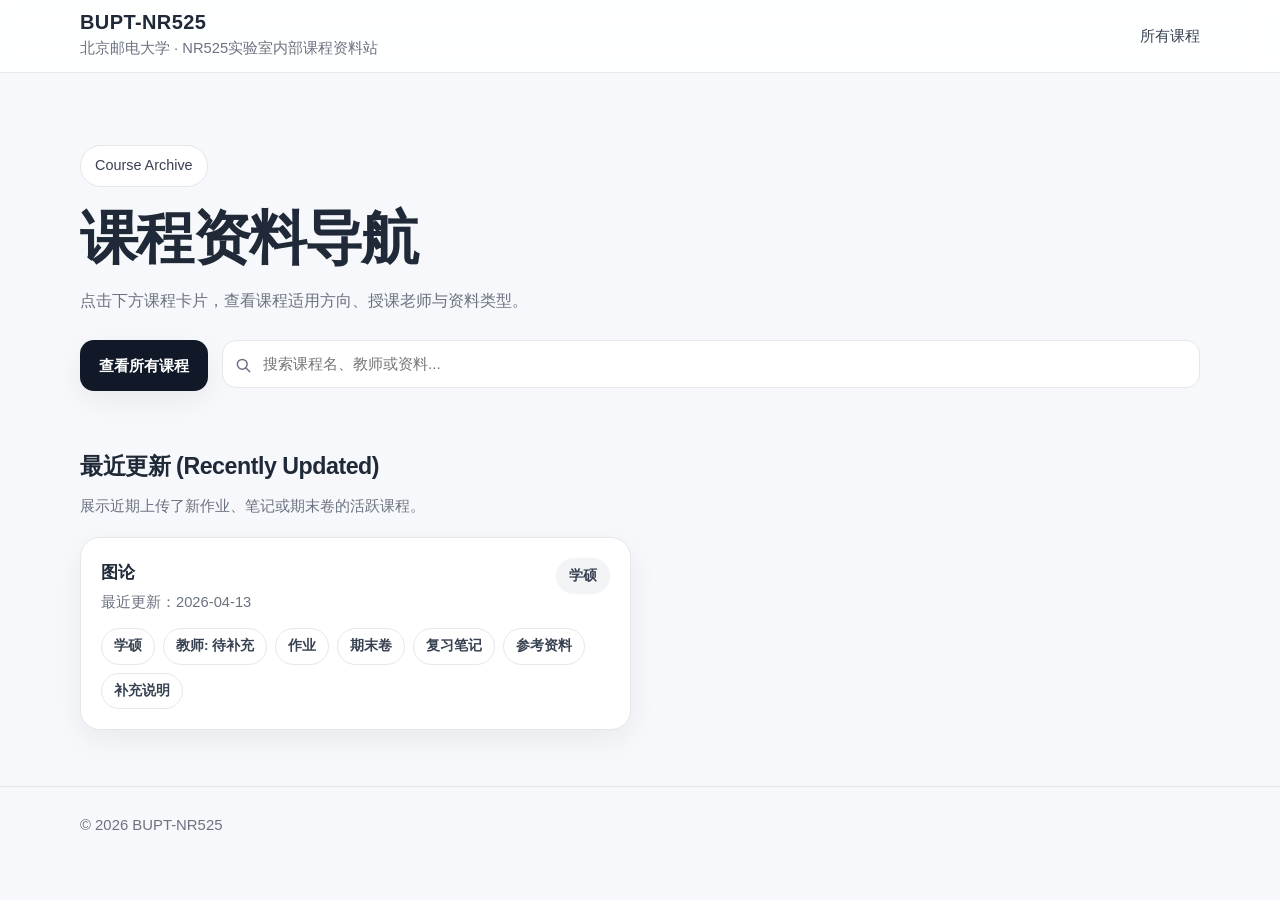
<file: docs/index.html>
<!DOCTYPE html>
<html lang="zh-CN">
<head>
  <meta charset="UTF-8" />
  <meta name="viewport" content="width=device-width, initial-scale=1.0" />
  <title>BUPT-NR525 | 实验室内部课程资料站</title>
  <meta name="description" content="BUPT-NR525，北京邮电大学实验室内部课程资料站。" />
  <link rel="stylesheet" href="./assets/css/style.css" />
</head>
<body>
  <header class="site-header">
    <div class="container header-inner">
      <div class="brand">
        <h1 class="brand-title">BUPT-NR525</h1>
        <p class="brand-subtitle">北京邮电大学 · NR525实验室内部课程资料站</p>
      </div>
      <nav class="nav">
        <a href="./courses/index.html">所有课程</a>
      </nav>
    </div>
  </header>

  <main>
    <section class="hero">
      <div class="container hero-grid">
        <div>
          <span class="badge">Course Archive</span>
          <h2>课程资料导航</h2>
          <p>点击下方课程卡片，查看课程适用方向、授课老师与资料类型。</p>
          <div class="hero-actions">
            <a class="btn btn-primary" href="./courses/index.html">查看所有课程</a>
            <form class="search-form" action="./courses/index.html" method="get" role="search">
              <span class="search-icon" aria-hidden="true">
                <svg viewBox="0 0 24 24" fill="none">
                  <circle cx="11" cy="11" r="6.5" stroke="currentColor" stroke-width="2"></circle>
                  <path d="M16 16L21 21" stroke="currentColor" stroke-width="2" stroke-linecap="round"></path>
                </svg>
              </span>
              <input
                type="search"
                name="q"
                placeholder="搜索课程名、教师或资料..."
                aria-label="搜索课程名、教师或资料"
              />
            </form>
          </div>
        </div>
      </div>
    </section>

    <section id="courses">
      <div class="container">
        <div class="section-heading">
          <h3>最近更新 (Recently Updated)</h3>
          <p>展示近期上传了新作业、笔记或期末卷的活跃课程。</p>
        </div>

        <div class="courses-grid" id="recent-courses"></div>
      </div>
    </section>
  </main>

  <footer class="footer">
    <div class="container">© 2026 BUPT-NR525</div>
  </footer>

  <script src="./assets/js/courses-data.js"></script>
  <script>
    function renderCourseCard(course) {
      const tags = [
        ...(course.programs || []),
        ...((course.teachers || []).map((teacher) => `教师: ${teacher}`)),
        ...(course.resources || [])
      ];

      return `
        <article class="course-card">
          <div class="course-top">
            <div>
              <h5 class="course-title">${course.name}</h5>
              <p class="course-meta">最近更新：${course.lastUpdated}</p>
            </div>
            <span class="tag tag-soft">${(course.programs || []).join("/") || "未标注"}</span>
          </div>
          <div class="tags">
            ${tags.map((tag) => `<span class="tag">${tag}</span>`).join("")}
          </div>
        </article>
      `;
    }

    const recentCourses = [...window.coursesList]
      .sort((a, b) => new Date(b.lastUpdated) - new Date(a.lastUpdated))
      .slice(0, 6);

    const recentContainer = document.getElementById("recent-courses");
    recentContainer.innerHTML = recentCourses.map(renderCourseCard).join("");
  </script>
</body>
</html>
</file>
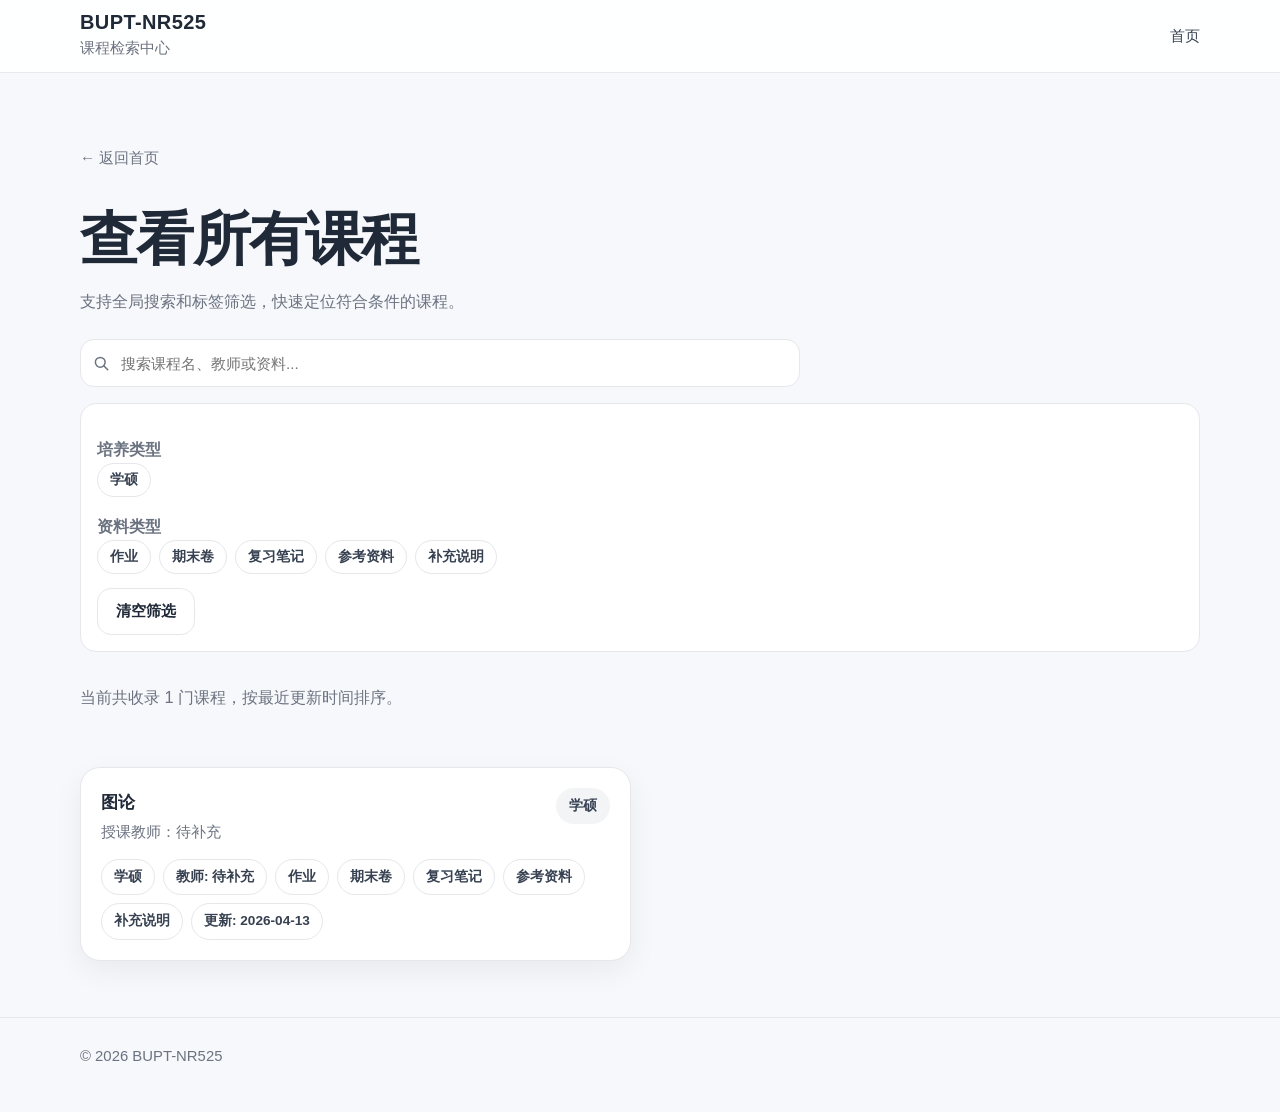
<file: docs/courses/index.html>
<!DOCTYPE html>
<html lang="zh-CN">
<head>
  <meta charset="UTF-8" />
  <meta name="viewport" content="width=device-width, initial-scale=1.0" />
  <title>查看所有课程 | BUPT-NR525</title>
  <meta name="description" content="BUPT-NR525 课程检索页，支持全局搜索与标签筛选。" />
  <link rel="stylesheet" href="../assets/css/style.css" />
</head>
<body>
  <header class="site-header">
    <div class="container header-inner">
      <div class="brand">
        <h1 class="brand-title">BUPT-NR525</h1>
        <p class="brand-subtitle">课程检索中心</p>
      </div>
      <nav class="nav">
        <a href="../index.html">首页</a>
      </nav>
    </div>
  </header>

  <main>
    <section class="hero">
      <div class="container">
        <a class="back-link" href="../index.html">← 返回首页</a>
        <h2 class="page-title">查看所有课程</h2>
        <p class="intro">支持全局搜索和标签筛选，快速定位符合条件的课程。</p>

        <div class="search-panel search-stack">
          <form class="search-form search-form-full" action="./index.html" method="get" role="search" id="search-form">
            <span class="search-icon" aria-hidden="true">
              <svg viewBox="0 0 24 24" fill="none">
                <circle cx="11" cy="11" r="6.5" stroke="currentColor" stroke-width="2"></circle>
                <path d="M16 16L21 21" stroke="currentColor" stroke-width="2" stroke-linecap="round"></path>
              </svg>
            </span>
            <input
              type="search"
              name="q"
              id="search-input"
              placeholder="搜索课程名、教师或资料..."
              aria-label="搜索课程名、教师或资料"
            />
          </form>

          <div class="filter-card" id="filter-panel">
            <div class="filter-row">
              <p class="filter-label">培养类型</p>
              <div class="chip-group" id="program-filter"></div>
            </div>
            <div class="filter-row">
              <p class="filter-label">资料类型</p>
              <div class="chip-group" id="resource-filter"></div>
            </div>
            <div class="filter-actions">
              <button type="button" class="btn btn-secondary" id="reset-filters">清空筛选</button>
            </div>
          </div>

          <p class="section-desc" id="search-summary"></p>
        </div>
      </div>
    </section>

    <section>
      <div class="container">
        <div class="courses-grid" id="courses-results"></div>
        <div class="card empty-state" id="empty-state" hidden>
          <h3 class="section-title">没有找到匹配课程</h3>
          <p class="section-desc">可以尝试更短关键词，或更换筛选标签组合。</p>
        </div>
      </div>
    </section>
  </main>

  <footer class="footer">
    <div class="container">© 2026 BUPT-NR525</div>
  </footer>

  <script src="../assets/js/courses-data.js"></script>
  <script>
    const inputEl = document.getElementById("search-input");
    const summaryEl = document.getElementById("search-summary");
    const resultsEl = document.getElementById("courses-results");
    const emptyEl = document.getElementById("empty-state");
    const programFilterEl = document.getElementById("program-filter");
    const resourceFilterEl = document.getElementById("resource-filter");
    const resetFiltersBtn = document.getElementById("reset-filters");

    const params = new URLSearchParams(window.location.search);
    const initialKeyword = (params.get("q") || "").trim();
    inputEl.value = initialKeyword;

    const allCourses = [...(window.coursesList || [])].sort(
      (a, b) => new Date(b.lastUpdated) - new Date(a.lastUpdated)
    );

    const state = {
      keyword: initialKeyword,
      selectedPrograms: new Set(),
      selectedResources: new Set()
    };

    function uniq(items) {
      return [...new Set(items.filter(Boolean))];
    }

    function collectOptions(field) {
      return uniq(allCourses.flatMap((course) => course[field] || []));
    }

    function createChip(label, groupKey, host) {
      const btn = document.createElement("button");
      btn.type = "button";
      btn.className = "filter-chip";
      btn.textContent = label;

      btn.addEventListener("click", () => {
        const set = state[groupKey];
        if (set.has(label)) {
          set.delete(label);
        } else {
          set.add(label);
        }
        render();
      });

      host.appendChild(btn);
    }

    function updateChipStates() {
      const chipGroups = [
        { host: programFilterEl, set: state.selectedPrograms },
        { host: resourceFilterEl, set: state.selectedResources }
      ];

      chipGroups.forEach(({ host, set }) => {
        [...host.querySelectorAll(".filter-chip")].forEach((chip) => {
          const active = set.has(chip.textContent);
          chip.classList.toggle("is-active", active);
          chip.setAttribute("aria-pressed", String(active));
        });
      });
    }

    function toSearchText(course) {
      return [
        course.name,
        ...(course.aliases || []),
        ...(course.teachers || []),
        ...(course.programs || []),
        ...(course.resources || [])
      ]
        .join(" ")
        .toLowerCase();
    }

    function matchesSelectedTags(course, selectedSet, field) {
      if (!selectedSet.size) return true;
      const values = new Set(course[field] || []);
      for (const selected of selectedSet) {
        if (values.has(selected)) return true;
      }
      return false;
    }

    function renderCourseCard(course) {
      const tags = [
        ...(course.programs || []),
        ...((course.teachers || []).map((teacher) => `教师: ${teacher}`)),
        ...(course.resources || []),
        `更新: ${course.lastUpdated}`
      ];

      return `
        <article class="course-card">
          <div class="course-top">
            <div>
              <h5 class="course-title">${course.name}</h5>
              <p class="course-meta">授课教师：${(course.teachers || []).join(" / ") || "待补充"}</p>
            </div>
            <span class="tag tag-soft">${(course.programs || []).join("/") || "未标注"}</span>
          </div>
          <div class="tags">
            ${tags.map((tag) => `<span class="tag">${tag}</span>`).join("")}
          </div>
        </article>
      `;
    }

    function getFilteredCourses() {
      const normalizedKeyword = state.keyword.toLowerCase();

      return allCourses.filter((course) => {
        const keywordPass = normalizedKeyword ? toSearchText(course).includes(normalizedKeyword) : true;
        const programPass = matchesSelectedTags(course, state.selectedPrograms, "programs");
        const resourcePass = matchesSelectedTags(course, state.selectedResources, "resources");
        return keywordPass && programPass && resourcePass;
      });
    }

    function updateSummary(filteredCount) {
      const parts = [];
      if (state.keyword) parts.push(`关键词“${state.keyword}”`);
      if (state.selectedPrograms.size) parts.push(`培养类型: ${[...state.selectedPrograms].join("/")}`);
      if (state.selectedResources.size) parts.push(`资料类型: ${[...state.selectedResources].join("/")}`);

      summaryEl.textContent = parts.length
        ? `${parts.join(" | ")}，共匹配 ${filteredCount} 门课程。`
        : `当前共收录 ${allCourses.length} 门课程，按最近更新时间排序。`;
    }

    function syncQueryString() {
      const next = new URLSearchParams(window.location.search);
      if (state.keyword) next.set("q", state.keyword);
      else next.delete("q");
      const nextUrl = `${window.location.pathname}${next.toString() ? `?${next.toString()}` : ""}`;
      window.history.replaceState({}, "", nextUrl);
    }

    function render() {
      updateChipStates();
      const filtered = getFilteredCourses();
      updateSummary(filtered.length);
      emptyEl.hidden = filtered.length > 0;
      resultsEl.innerHTML = filtered.map(renderCourseCard).join("");
      syncQueryString();
    }

    collectOptions("programs").forEach((label) => createChip(label, "selectedPrograms", programFilterEl));
    collectOptions("resources").forEach((label) => createChip(label, "selectedResources", resourceFilterEl));

    inputEl.addEventListener("input", (event) => {
      state.keyword = event.target.value.trim();
      render();
    });

    resetFiltersBtn.addEventListener("click", () => {
      state.keyword = "";
      state.selectedPrograms.clear();
      state.selectedResources.clear();
      inputEl.value = "";
      render();
    });

    render();
  </script>
</body>
</html>
</file>
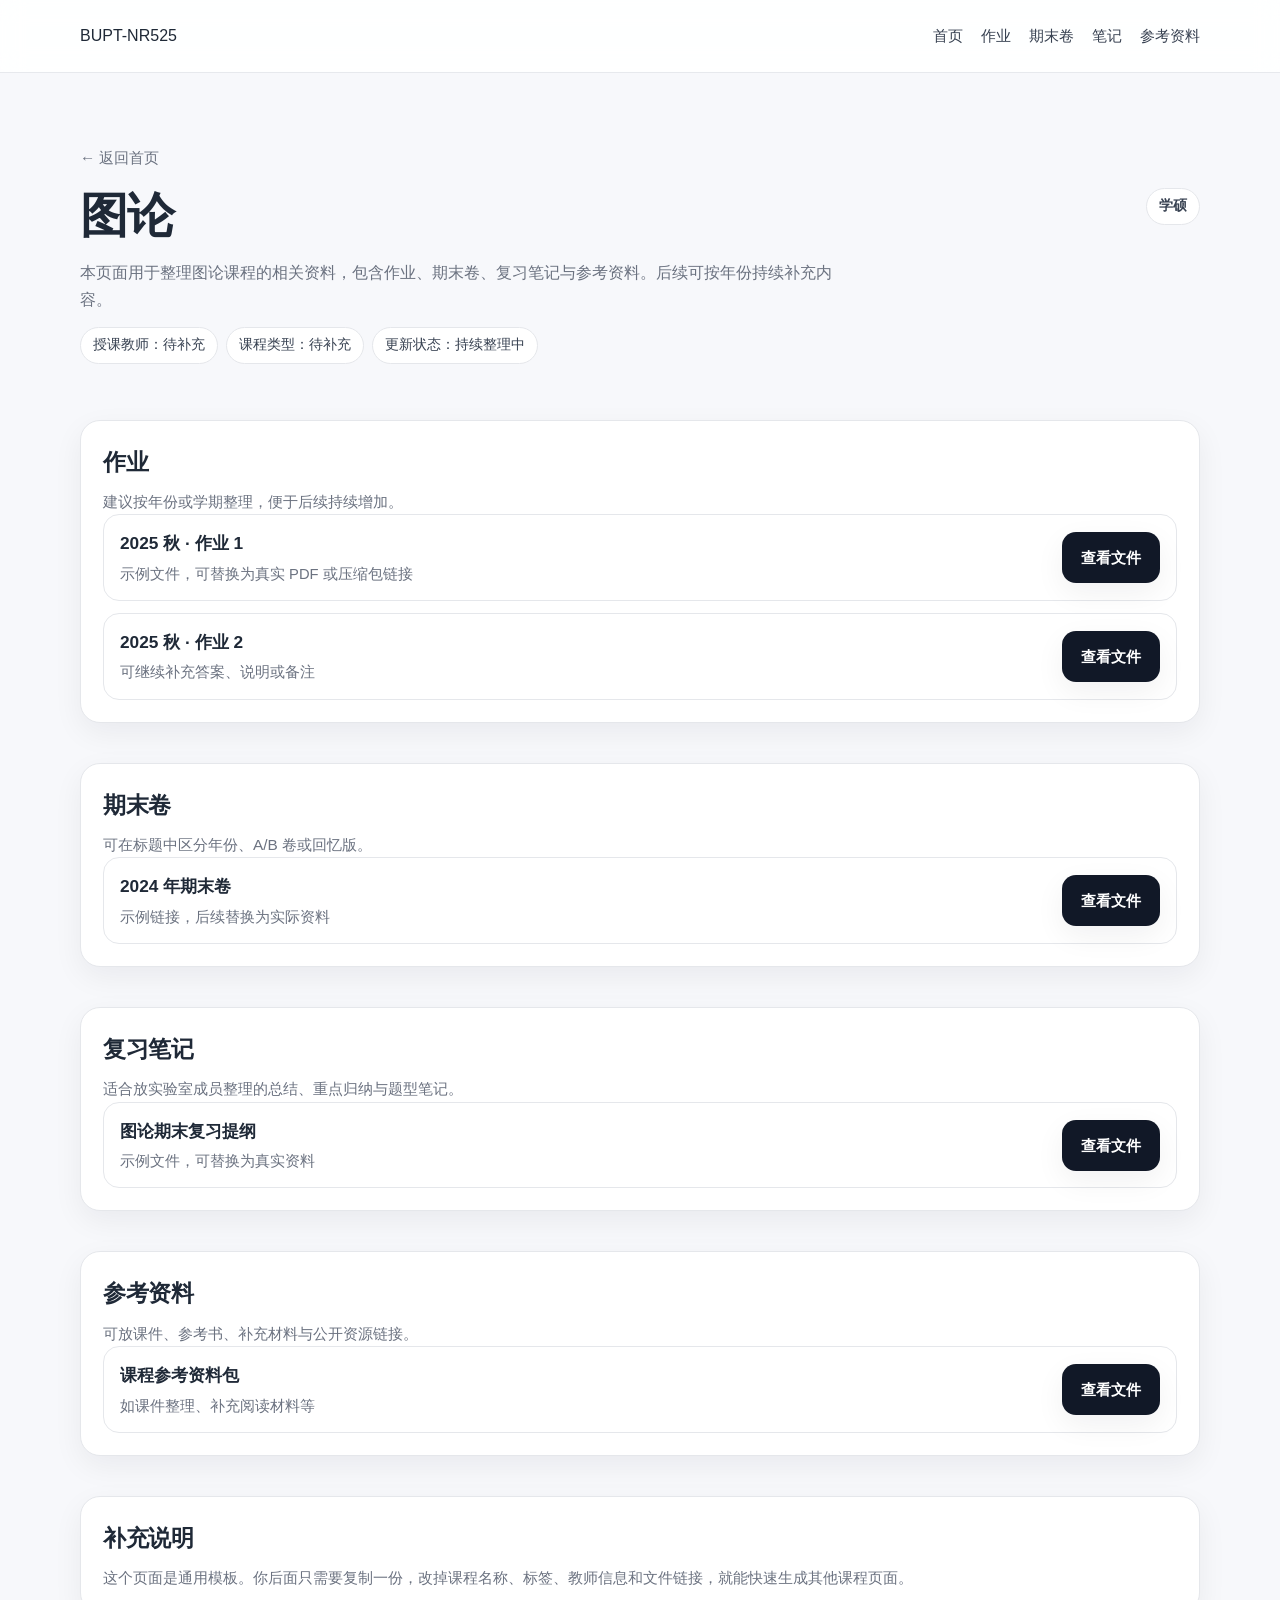
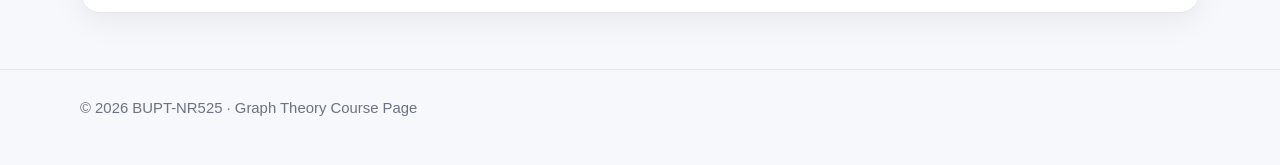
<file: docs/courses/graph-theory/index.html>
<!DOCTYPE html>
<html lang="zh-CN">
<head>
  <meta charset="UTF-8" />
  <meta name="viewport" content="width=device-width, initial-scale=1.0" />
  <title>图论 | BUPT-NR525</title>
  <meta name="description" content="BUPT-NR525 图论课程资料页面，收录作业、期末卷、复习笔记与参考资料。" />
  <link rel="stylesheet" href="../../assets/css/style.css" />
</head>
<body>
  <header class="header">
    <div class="container header-inner">
      <div class="brand">BUPT-NR525</div>
      <nav class="nav">
        <a href="../../index.html">首页</a>
        <a href="#assignments">作业</a>
        <a href="#exams">期末卷</a>
        <a href="#notes">笔记</a>
        <a href="#refs">参考资料</a>
      </nav>
    </div>
  </header>

  <main>
    <section class="hero">
      <div class="container">
        <a class="back-link" href="../../index.html">← 返回首页</a>
        <div class="title-row">
          <h1>图论</h1>
          <span class="tag">学硕</span>
        </div>
        <p class="intro">
          本页面用于整理图论课程的相关资料，包含作业、期末卷、复习笔记与参考资料。后续可按年份持续补充内容。
        </p>
        <div class="meta">
          <div class="meta-item">授课教师：待补充</div>
          <div class="meta-item">课程类型：待补充</div>
          <div class="meta-item">更新状态：持续整理中</div>
        </div>
      </div>
    </section>

    <section id="assignments">
      <div class="container">
        <div class="card">
          <h2 class="section-title">作业</h2>
          <p class="section-desc">建议按年份或学期整理，便于后续持续增加。</p>
          <div class="list">
            <div class="item">
              <div>
                <div class="item-title">2025 秋 · 作业 1</div>
                <div class="item-meta">示例文件，可替换为真实 PDF 或压缩包链接</div>
              </div>
              <a class="item-link" href="../../../materials/图论/作业/2025-图论-作业1.pdf">查看文件</a>
            </div>
            <div class="item">
              <div>
                <div class="item-title">2025 秋 · 作业 2</div>
                <div class="item-meta">可继续补充答案、说明或备注</div>
              </div>
              <a class="item-link" href="../../../materials/图论/作业/2025-图论-作业2.pdf">查看文件</a>
            </div>
          </div>
        </div>
      </div>
    </section>

    <section id="exams">
      <div class="container">
        <div class="card">
          <h2 class="section-title">期末卷</h2>
          <p class="section-desc">可在标题中区分年份、A/B 卷或回忆版。</p>
          <div class="list">
            <div class="item">
              <div>
                <div class="item-title">2024 年期末卷</div>
                <div class="item-meta">示例链接，后续替换为实际资料</div>
              </div>
              <a class="item-link" href="../../../materials/图论/期末卷/2024-图论-期末卷.pdf">查看文件</a>
            </div>
          </div>
        </div>
      </div>
    </section>

    <section id="notes">
      <div class="container">
        <div class="card">
          <h2 class="section-title">复习笔记</h2>
          <p class="section-desc">适合放实验室成员整理的总结、重点归纳与题型笔记。</p>
          <div class="list">
            <div class="item">
              <div>
                <div class="item-title">图论期末复习提纲</div>
                <div class="item-meta">示例文件，可替换为真实资料</div>
              </div>
              <a class="item-link" href="../../../materials/图论/复习笔记/图论-期末复习提纲.pdf">查看文件</a>
            </div>
          </div>
        </div>
      </div>
    </section>

    <section id="refs">
      <div class="container">
        <div class="card">
          <h2 class="section-title">参考资料</h2>
          <p class="section-desc">可放课件、参考书、补充材料与公开资源链接。</p>
          <div class="list">
            <div class="item">
              <div>
                <div class="item-title">课程参考资料包</div>
                <div class="item-meta">如课件整理、补充阅读材料等</div>
              </div>
              <a class="item-link" href="../../../materials/图论/参考资料/图论-参考资料包.zip">查看文件</a>
            </div>
          </div>
        </div>
      </div>
    </section>

    <section>
      <div class="container">
        <div class="card">
          <h2 class="section-title">补充说明</h2>
          <p class="note">
            这个页面是通用模板。你后面只需要复制一份，改掉课程名称、标签、教师信息和文件链接，就能快速生成其他课程页面。
          </p>
        </div>
      </div>
    </section>
  </main>

  <footer class="footer">
    <div class="container">© 2026 BUPT-NR525 · Graph Theory Course Page</div>
  </footer>
</body>
</html>
</file>
<file: docs/assets/css/style.css>
:root {
  --bg: #f7f8fb;
  --card: #ffffff;
  --text: #1f2937;
  --muted: #6b7280;
  --line: #e5e7eb;
  --brand: #111827;
  --soft: #f3f4f6;
  --shadow: 0 10px 30px rgba(15, 23, 42, 0.06);
  --radius: 20px;
  --max: 1120px;
  --content-max: 980px;
}

* {
  box-sizing: border-box;
}

html {
  scroll-behavior: smooth;
}

body {
  margin: 0;
  font-family: "Inter", "PingFang SC", "Microsoft YaHei", sans-serif;
  background: var(--bg);
  color: var(--text);
  line-height: 1.65;
}

a {
  color: inherit;
  text-decoration: none;
}

img {
  max-width: 100%;
  display: block;
}

.container {
  width: min(var(--max), calc(100% - 32px));
  margin: 0 auto;
}

.container-narrow {
  width: min(var(--content-max), calc(100% - 32px));
  margin: 0 auto;
}

.site-header,
.header {
  position: sticky;
  top: 0;
  z-index: 100;
  backdrop-filter: blur(12px);
  background: rgba(255, 255, 255, 0.88);
  border-bottom: 1px solid rgba(229, 231, 235, 0.9);
}

.header-inner {
  display: flex;
  justify-content: space-between;
  align-items: center;
  min-height: 72px;
  gap: 20px;
}

.brand {
  display: flex;
  flex-direction: column;
  gap: 2px;
}

.brand-title,
h1.brand-title {
  margin: 0;
  font-size: 1.25rem;
  font-weight: 800;
  letter-spacing: 0.02em;
}

.brand-subtitle {
  margin: 0;
  font-size: 0.92rem;
  color: var(--muted);
}

.nav {
  display: flex;
  align-items: center;
  gap: 18px;
  color: #374151;
  font-size: 0.95rem;
}

.nav a:hover {
  color: #000;
}

.hero {
  padding: 72px 0 36px;
}

.hero-grid {
  display: grid;
  grid-template-columns: 1fr;
  gap: 24px;
  align-items: center;
}

.badge {
  display: inline-flex;
  align-items: center;
  gap: 8px;
  padding: 8px 14px;
  border: 1px solid var(--line);
  border-radius: 999px;
  background: #fff;
  color: #374151;
  font-size: 0.9rem;
}

.hero h2 {
  margin: 18px 0 0;
  font-size: clamp(2rem, 5vw, 3.6rem);
  line-height: 1.15;
  letter-spacing: -0.03em;
}

.hero p,
.intro {
  margin: 16px 0 0;
  color: var(--muted);
  font-size: 1.02rem;
  max-width: 760px;
}

.hero-actions {
  display: flex;
  flex-wrap: wrap;
  gap: 14px;
  margin-top: 26px;
}

.search-form {
  position: relative;
  width: min(420px, 100%);
  flex: 1 1 320px;
}

.search-form-full {
  width: 100%;
  max-width: 720px;
}

.search-icon {
  position: absolute;
  left: 12px;
  top: 50%;
  transform: translateY(-50%);
  color: #6b7280;
  width: 18px;
  height: 18px;
  pointer-events: none;
}

.search-icon svg {
  width: 100%;
  height: 100%;
}

.search-form input {
  width: 100%;
  height: 48px;
  border: 1px solid var(--line);
  border-radius: 14px;
  background: #fff;
  color: var(--text);
  padding: 0 14px 0 40px;
  font-size: 0.95rem;
  outline: none;
  transition: border-color 0.2s ease, box-shadow 0.2s ease;
}

.search-form input:focus {
  border-color: #9ca3af;
  box-shadow: 0 0 0 3px rgba(17, 24, 39, 0.08);
}

.search-panel {
  margin-top: 24px;
}

.search-stack {
  display: grid;
  gap: 16px;
}

.filter-card {
  border: 1px solid var(--line);
  border-radius: 16px;
  background: #fff;
  padding: 16px;
}

.filter-row + .filter-row {
  margin-top: 14px;
}

.filter-label {
  margin: 0 0 8px;
  color: var(--muted);
  font-size: 0.9rem;
  font-weight: 700;
}

.chip-group {
  display: flex;
  flex-wrap: wrap;
  gap: 8px;
}

.filter-chip {
  border: 1px solid var(--line);
  border-radius: 999px;
  background: #fff;
  color: #374151;
  padding: 7px 12px;
  font-size: 0.86rem;
  font-weight: 700;
  cursor: pointer;
  transition: all 0.2s ease;
}

.filter-chip:hover {
  border-color: #9ca3af;
}

.filter-chip.is-active {
  background: var(--brand);
  border-color: var(--brand);
  color: #fff;
}

.filter-actions {
  margin-top: 14px;
}

.empty-state {
  margin-top: 18px;
}

.btn,
.item-link {
  display: inline-flex;
  align-items: center;
  justify-content: center;
  padding: 12px 18px;
  border-radius: 14px;
  font-weight: 700;
  font-size: 0.95rem;
  transition: transform 0.2s ease, background 0.2s ease, color 0.2s ease, opacity 0.2s ease;
  border: 1px solid transparent;
}

.btn:hover,
.item-link:hover {
  transform: translateY(-1px);
}

.btn-primary,
.item-link {
  background: var(--brand);
  color: #fff;
  box-shadow: var(--shadow);
}

.btn-secondary {
  background: #fff;
  color: var(--text);
  border-color: var(--line);
}

section {
  padding: 20px 0;
}

.section-card,
.course-card,
.card {
  background: var(--card);
  border: 1px solid var(--line);
  border-radius: var(--radius);
  box-shadow: var(--shadow);
}

.section-card,
.card {
  padding: 22px;
}

.section-heading {
  margin-bottom: 18px;
}

.section-heading h3,
.section-title {
  margin: 0;
  font-size: 1.45rem;
  letter-spacing: -0.02em;
  font-weight: 800;
}

.section-heading p,
.section-desc,
.note {
  margin: 8px 0 0;
  color: var(--muted);
  font-size: 0.96rem;
}

.courses-grid {
  display: grid;
  grid-template-columns: repeat(2, minmax(0, 1fr));
  gap: 18px;
}

.course-card {
  padding: 20px;
}

.course-top,
.title-row {
  display: flex;
  justify-content: space-between;
  gap: 12px;
  align-items: flex-start;
  flex-wrap: wrap;
}

.course-title,
.item-title {
  margin: 0;
  font-size: 1.08rem;
  font-weight: 800;
}

.course-meta,
.item-meta {
  margin: 4px 0 0;
  color: var(--muted);
  font-size: 0.92rem;
}

.tag,
.meta-item {
  display: inline-flex;
  align-items: center;
  padding: 6px 12px;
  border-radius: 999px;
  font-size: 0.85rem;
  font-weight: 700;
}

.tag {
  border: 1px solid var(--line);
  background: #fff;
  color: #374151;
}

.tag-soft {
  background: var(--soft);
  border-color: transparent;
}

.tags,
.meta {
  display: flex;
  flex-wrap: wrap;
  gap: 8px;
  margin-top: 14px;
}

.meta-item {
  border: 1px solid var(--line);
  background: #fff;
  color: #374151;
  font-weight: 500;
}

.back-link {
  display: inline-flex;
  align-items: center;
  gap: 8px;
  color: var(--muted);
  font-size: 0.95rem;
  margin-bottom: 18px;
}

.back-link:hover {
  color: var(--text);
}

.page-title,
h1 {
  margin: 0;
  font-size: clamp(2rem, 5vw, 3rem);
  line-height: 1.15;
  letter-spacing: -0.03em;
}

.list {
  display: grid;
  gap: 12px;
}

.item {
  display: flex;
  justify-content: space-between;
  gap: 16px;
  align-items: center;
  padding: 14px 16px;
  border: 1px solid var(--line);
  border-radius: 16px;
  background: #fff;
}

.footer {
  border-top: 1px solid var(--line);
  margin-top: 36px;
  padding: 26px 0 44px;
  color: var(--muted);
  font-size: 0.93rem;
}

@media (max-width: 900px) {
  .nav {
    display: none;
  }

  .courses-grid {
    grid-template-columns: 1fr;
  }

  .hero {
    padding-top: 56px;
  }

  .search-form {
    flex-basis: 100%;
    width: 100%;
  }
}

@media (max-width: 720px) {
  .item {
    flex-direction: column;
    align-items: flex-start;
  }

  .item-link {
    width: 100%;
    text-align: center;
  }
}
</file>
